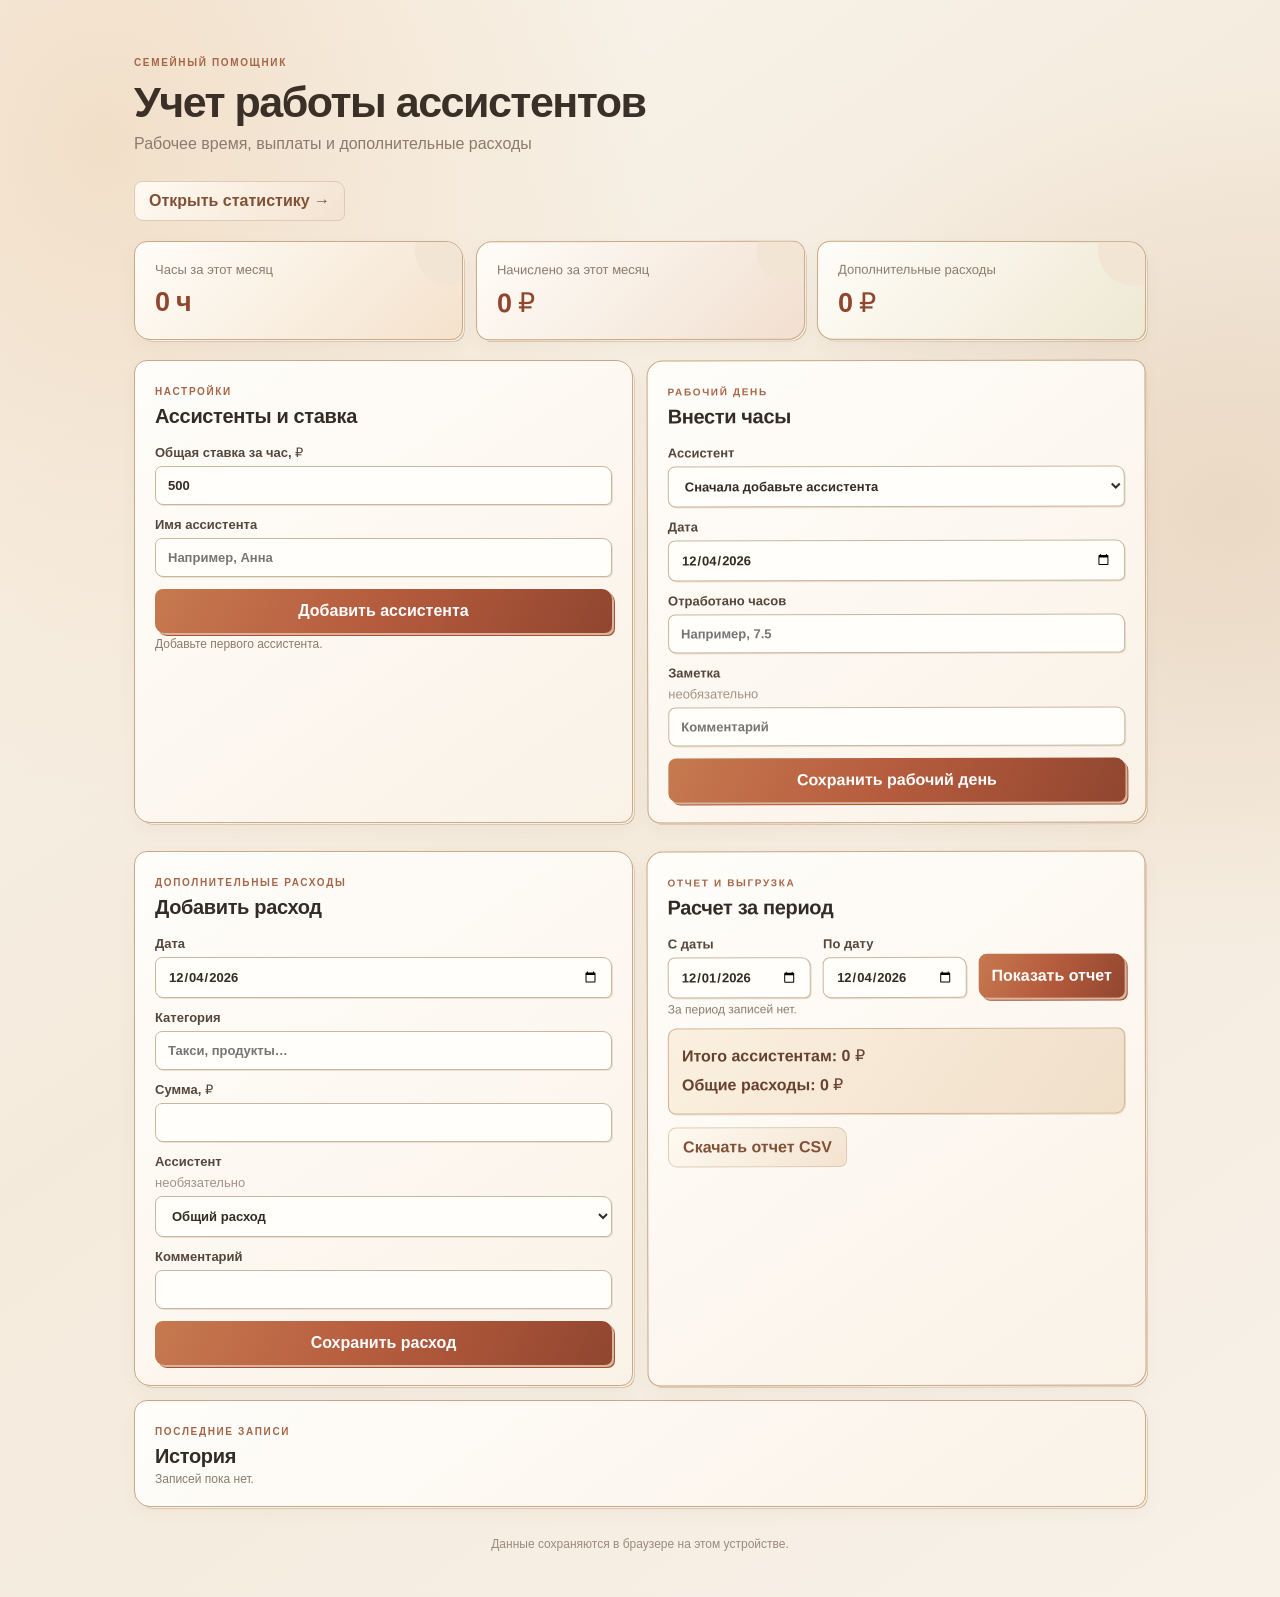
<file: index.html>
<!doctype html><html lang="ru"><head><meta charset="utf-8"><meta name="viewport" content="width=device-width,initial-scale=1"><meta name="theme-color" content="#b65c3e"><meta name="mobile-web-app-capable" content="yes"><meta name="apple-mobile-web-app-capable" content="yes"><meta name="apple-mobile-web-app-status-bar-style" content="default"><link rel="icon" href="app-icon.svg" type="image/svg+xml"><title>Учет семейных ассистентов</title><link rel="manifest" href="manifest.json"><link rel="stylesheet" href="styles.css"></head><body><main class="shell"><header><div class="hero-copy"><span class="eyebrow">СЕМЕЙНЫЙ ПОМОЩНИК</span><h1>Учет работы ассистентов</h1><p class="sub">Рабочее время, выплаты и дополнительные расходы</p></div>
</header>
<nav class="topnav"><a class="quiet" href="stats.html">Открыть статистику →</a> <button id="installApp" class="quiet install-app" type="button" hidden>Установить приложение</button></nav><section class="summary"><article><span>Часы за этот месяц</span><strong id="monthHours">0 ч</strong></article><article><span>Начислено за этот месяц</span><strong id="monthPay">0 ₽</strong></article><article><span>Дополнительные расходы</span><strong id="monthExpenses">0 ₽</strong></article></section>
<div class="columns"><section class="panel"><span class="eyebrow">НАСТРОЙКИ</span><h2>Ассистенты и ставка</h2><form id="settingsForm"><label>Общая ставка за час, ₽<input name="rate" type="number" min="0" step="1" required></label><label>Имя ассистента<input name="assistant" maxlength="80" placeholder="Например, Анна" required></label><button class="primary">Добавить ассистента</button></form><div id="assistantList"></div></section>
<section class="panel"><span class="eyebrow">РАБОЧИЙ ДЕНЬ</span><h2>Внести часы</h2><form id="workForm"><label>Ассистент<select name="assistantId" required></select></label><label>Дата<input name="date" type="date" required></label><label>Отработано часов<input name="hours" type="number" min="0.1" max="24" step="0.1" placeholder="Например, 7.5" required></label><label>Заметка <span class="optional">необязательно</span><input name="note" maxlength="120" placeholder="Комментарий"></label><button class="primary">Сохранить рабочий день</button></form></section>
<section class="panel"><span class="eyebrow">ДОПОЛНИТЕЛЬНЫЕ РАСХОДЫ</span><h2>Добавить расход</h2><form id="expenseForm"><label>Дата<input name="date" type="date" required></label><label>Категория<input name="title" maxlength="80" placeholder="Такси, продукты…" required></label><label>Сумма, ₽<input name="amount" type="number" min="0.01" step="0.01" required></label><label>Ассистент <span class="optional">необязательно</span><select name="assistantId"><option value="">Общий расход</option></select></label><label>Комментарий<input name="note" maxlength="120"></label><button class="primary">Сохранить расход</button></form></section>
<section class="panel"><span class="eyebrow">ОТЧЕТ И ВЫГРУЗКА</span><h2>Расчет за период</h2><form id="reportForm" class="reportform"><label>С даты<input name="from" type="date" required></label><label>По дату<input name="to" type="date" required></label><button class="primary">Показать отчет</button></form><div id="report"></div><button id="exportBtn" class="quiet export">Скачать отчет CSV</button></section></div>
<section class="panel log"><div class="section-title"><div><span class="eyebrow">ПОСЛЕДНИЕ ЗАПИСИ</span><h2>История</h2></div></div><div id="history"></div></section><footer>Данные сохраняются в браузере на этом устройстве.</footer></main><script src="app.js"></script><script src="pwa.js"></script></body></html>
</file>
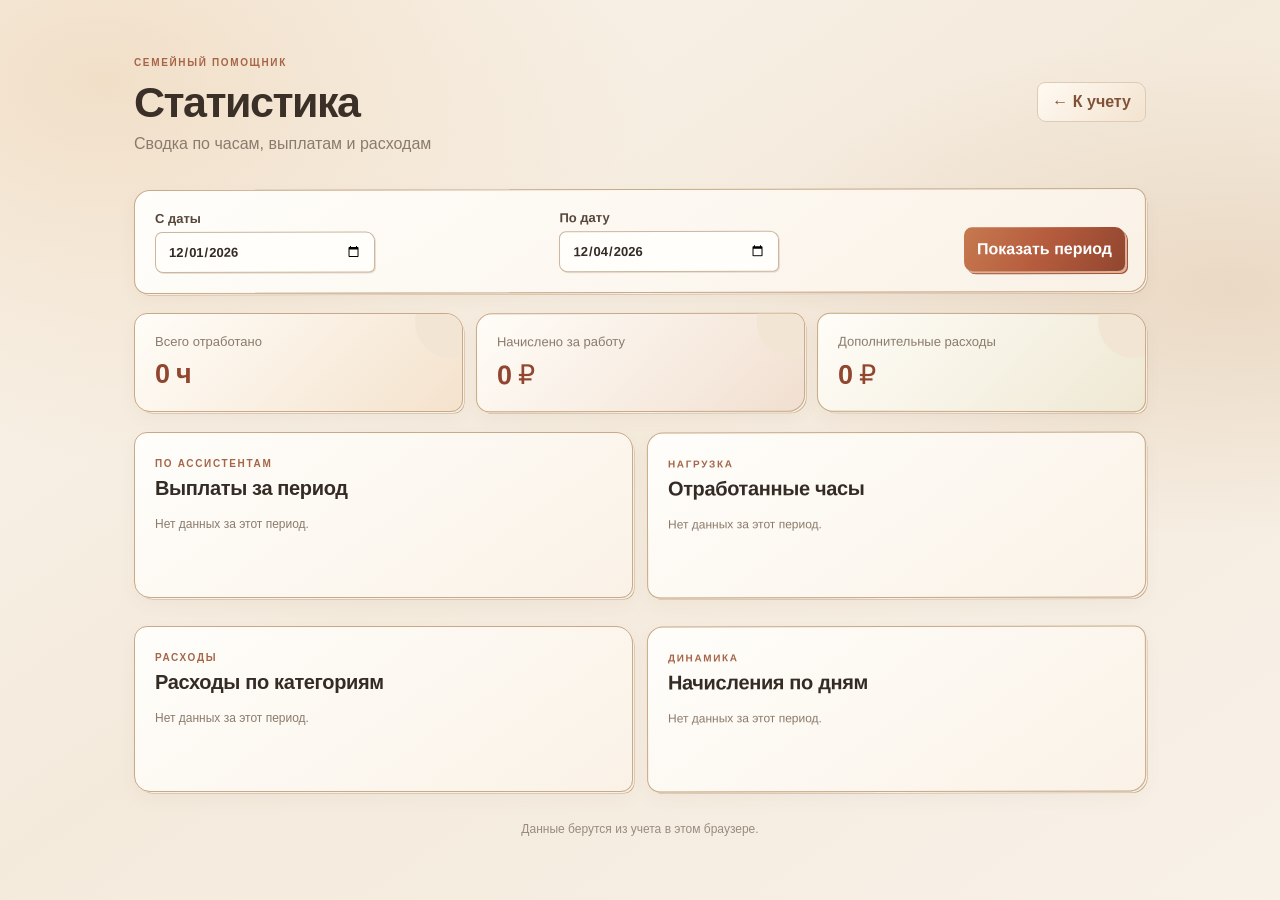
<file: stats.html>
<!doctype html><html lang="ru"><head><meta charset="utf-8"><meta name="viewport" content="width=device-width,initial-scale=1"><meta name="theme-color" content="#b65c3e"><link rel="manifest" href="manifest.json"><link rel="icon" href="app-icon.svg" type="image/svg+xml"><title>Статистика — Учет ассистентов</title><link rel="stylesheet" href="styles.css"></head><body><main class="shell"><header><div class="hero-copy"><span class="eyebrow">СЕМЕЙНЫЙ ПОМОЩНИК</span><h1>Статистика</h1><p class="sub">Сводка по часам, выплатам и расходам</p></div><a class="quiet" href="index.html">← К учету</a></header><section class="panel filter"><label>С даты<input id="from" type="date"></label><label>По дату<input id="to" type="date"></label><button id="apply" class="primary">Показать период</button></section><section class="summary"><article><span>Всего отработано</span><strong id="hours">0 ч</strong></article><article><span>Начислено за работу</span><strong id="pay">0 ₽</strong></article><article><span>Дополнительные расходы</span><strong id="expenses">0 ₽</strong></article></section><div class="statsgrid"><section class="panel"><span class="eyebrow">ПО АССИСТЕНТАМ</span><h2>Выплаты за период</h2><div id="payChart" class="chart"></div></section><section class="panel"><span class="eyebrow">НАГРУЗКА</span><h2>Отработанные часы</h2><div id="hoursChart" class="chart"></div></section><section class="panel"><span class="eyebrow">РАСХОДЫ</span><h2>Расходы по категориям</h2><div id="expenseChart" class="chart"></div></section><section class="panel"><span class="eyebrow">ДИНАМИКА</span><h2>Начисления по дням</h2><div id="dailyChart" class="chart"></div></section></div><footer>Данные берутся из учета в этом браузере.</footer></main><script src="stats.js"></script><script src="pwa.js"></script></body></html>
</file>
<file: styles.css>
:root{font-family:Inter,"Segoe UI",Arial,sans-serif;color:#342b25;background:#f6f0e7;font-synthesis:none;--ink:#342b25;--muted:#8b7b6d;--line:#eadfd1;--paper:#fffdf9;--rust:#b65c3e;--rust-dark:#91462f;--amber:#d99a43;--olive:#69734c;--soft:#f3e5d3}*{box-sizing:border-box}body{margin:0;background:radial-gradient(ellipse at 92% 0%,#efe0c9 0,transparent 36%),#f6f0e7;min-height:100vh}.shell{max-width:1060px;margin:auto;padding:38px 24px 30px}header{display:flex;align-items:center;justify-content:space-between;gap:20px;margin-bottom:23px}h1{font-size:clamp(30px,5vw,43px);letter-spacing:-1.5px;margin:8px 0;color:#3a3028}h2{font-size:20px;letter-spacing:-.35px;margin:6px 0 17px}.eyebrow{font-size:10px;font-weight:800;letter-spacing:1.65px;color:#a76548}.sub{margin:0;color:var(--muted)}.topnav{margin:-8px 0 18px}.topnav a,.shell header>a{text-decoration:none;display:inline-block}.summary{display:grid;grid-template-columns:repeat(3,1fr);gap:13px;margin:20px 0}.summary article,.panel{background:rgba(255,253,249,.94);border:1px solid var(--line);border-radius:18px;padding:20px;box-shadow:0 8px 24px #593d2410}.summary article{position:relative;overflow:hidden}.summary article:after{content:"";position:absolute;width:72px;height:72px;border-radius:50%;right:-25px;top:-28px;background:#f3e5d3}.summary article span{position:relative;z-index:1;display:block;font-size:13px;color:var(--muted)}.summary strong{position:relative;z-index:1;display:block;font-size:27px;margin-top:10px;letter-spacing:-.7px;color:#91462f}.columns{display:grid;grid-template-columns:1fr 1fr;gap:14px}.panel{margin:0 0 14px}.panel form{display:grid;gap:12px}label{display:grid;gap:6px;font-size:13px;font-weight:650;color:#55463b}input,select{width:100%;font:inherit;padding:11px 12px;border:1px solid #e4d8ca;border-radius:10px;background:#fffefa;color:var(--ink);transition:border-color .18s,box-shadow .18s}input:focus,select:focus{outline:none;border-color:#c47a55;box-shadow:0 0 0 3px #c47a5522}.optional{font-weight:400;color:#a19487}.primary{border:0;border-radius:11px;padding:13px;background:linear-gradient(135deg,#bc6747,#a95036);color:white;font:inherit;font-weight:750;cursor:pointer;box-shadow:0 5px 12px #a9503625;transition:transform .15s,filter .15s}.primary:hover{filter:brightness(1.06);transform:translateY(-1px)}.quiet{border:1px solid #decbb5;background:#fffaf2;border-radius:10px;padding:10px 14px;color:#805137;cursor:pointer;font:inherit;font-weight:650}.quiet:hover{background:#f7ead9}.assistant,.entry,.reportrow{display:flex;justify-content:space-between;align-items:center;gap:10px;border-bottom:1px solid #f0e8de;padding:12px 0;font-size:13px}.assistant:last-child,.entry:last-child{border:0}.delete{border:0;background:none;color:#a76650;cursor:pointer}.log h2{margin-bottom:4px}.historytype{font-weight:750;color:#55463b}.muted{color:var(--muted);font-size:12px;margin-top:4px}.reportform{grid-template-columns:1fr 1fr auto;align-items:end}.reportrow{font-weight:650}.total{background:#f6eadb;padding:13px;border-radius:10px;margin-top:12px;font-weight:750;color:#66422e;line-height:1.8}.export{margin-top:13px}.paycheck{display:flex;flex-direction:column;align-items:flex-end;gap:7px}.paidlabel{display:flex;align-items:center;gap:5px;font-size:12px;font-weight:500;color:#69734c}.paidlabel input{width:auto;accent-color:#69734c}footer{text-align:center;color:#9a8b7e;font-size:12px;padding:16px}.filter{display:flex;align-items:end;justify-content:space-between;gap:12px}.filter label{max-width:220px;width:100%}.statsgrid{display:grid;grid-template-columns:1fr 1fr;gap:14px}.chart{margin-top:16px;min-height:60px}.barrow{margin:14px 0}.barlabel{display:flex;justify-content:space-between;gap:10px;font-size:13px;margin-bottom:7px}.barlabel span{overflow:hidden;text-overflow:ellipsis}.track{height:9px;border-radius:10px;background:#f0e6d9;overflow:hidden}.fill{height:100%;border-radius:10px;background:linear-gradient(90deg,#d99a43,#b65c3e)}@media(max-width:680px){.shell{padding:25px 15px}.columns,.statsgrid{grid-template-columns:1fr}.summary{gap:7px}.summary article{padding:13px}.summary strong{font-size:18px}.summary article span{font-size:11px}.reportform{grid-template-columns:1fr 1fr}.reportform button{grid-column:1/-1}.filter{align-items:flex-start;flex-direction:column}header{align-items:flex-start}.summary article:after{width:48px;height:48px}}
/* Sketch-like hand-drawn outlines */
.panel,.summary article{border:1.5px solid #c9a987;border-radius:13px 17px 12px 16px;box-shadow:2px 2px 0 -1px #f6f0e7,3px 3px 0 -1.5px #c9a987,0 7px 18px #593d240b}
.panel:nth-child(even),.summary article:nth-child(2){border-radius:16px 12px 17px 13px;transform:rotate(-.12deg)}
.summary article:nth-child(3){transform:rotate(.12deg)}
input,select{border:1.5px solid #cbb69e;border-radius:7px 9px 6px 8px;box-shadow:1px 1px 0 #eadfd1}
.primary,.quiet{border-radius:8px 10px 7px 9px}
.primary{box-shadow:2px 2px 0 #d9b49b,3px 3px 0 #a95036}
.track{border:1px solid #d2b99c;border-radius:6px 8px 5px 7px}
.total{border:1px solid #d1b394;border-radius:9px 7px 10px 8px;box-shadow:1px 1px 0 #ead8c2}
@media(max-width:680px){.panel:nth-child(even),.summary article:nth-child(2),.summary article:nth-child(3){transform:none}}


/* Richer autumn gradients */
body{background:radial-gradient(ellipse at 8% 9%,#f1dfc8 0,transparent 33%),radial-gradient(ellipse at 96% 32%,#ead9c4 0,transparent 29%),linear-gradient(145deg,#faf5ed 0%,#f4eadc 48%,#f8f1e8 100%)}
.panel{background:linear-gradient(145deg,rgba(255,254,251,.98),rgba(250,242,231,.96) 100%)}
.summary article{background:linear-gradient(135deg,#fffdf8 0%,#f8ebd9 100%)}
.summary article:nth-child(1){background:linear-gradient(135deg,#fffdf8 0%,#f4e2cc 100%)}
.summary article:nth-child(2){background:linear-gradient(135deg,#fffdf8 0%,#f1dfd0 100%)}
.summary article:nth-child(3){background:linear-gradient(135deg,#fffdf8 0%,#eee8d3 100%)}
.primary{background:linear-gradient(115deg,#c6794f 0%,#b65c3e 48%,#91462f 100%)}
.quiet{background:linear-gradient(135deg,#fffaf2 0%,#f3e3d0 100%)}
.track{background:linear-gradient(90deg,#efe2d0,#f7f0e6)}
.fill{background:linear-gradient(90deg,#e0ad58 0%,#c97947 52%,#a94e37 100%)}
.total{background:linear-gradient(125deg,#fbf0df,#f0dfc9)}
/* Compact header weather and clock */
.shell header{min-height:128px;align-items:center;gap:18px}
.install-app[hidden]{display:none}.install-app{margin-left:7px}@media(max-width:680px){.install-app{font-size:11px;padding:8px}}
</file>
